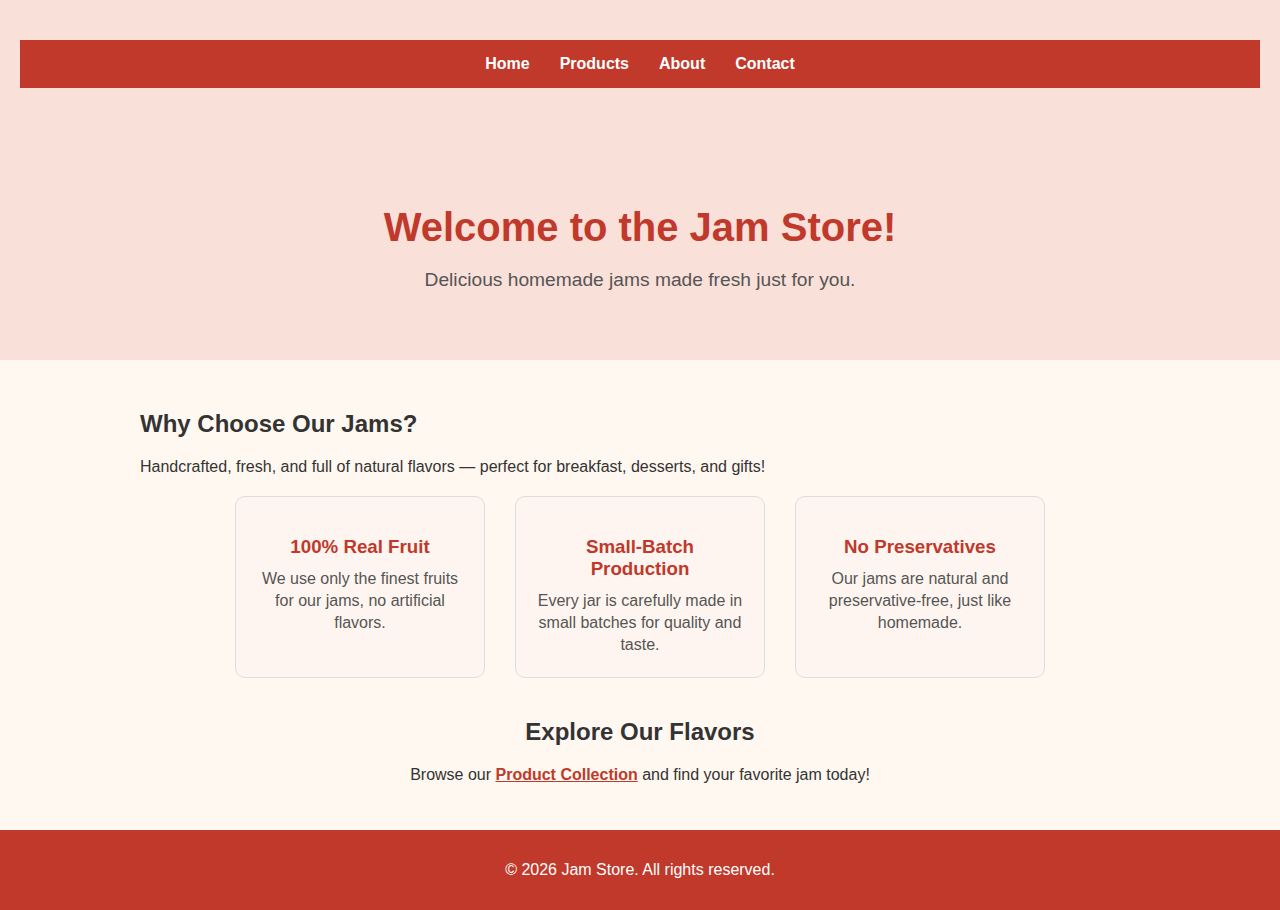
<file: index.html>
<!-- <!DOCTYPE html>
<html lang="en">
<head>
    <meta charset="UTF-8">
    <meta name="viewport" content="width=device-width, initial-scale=1.0">
    <title>Jam Store - Home</title>
    <link rel="stylesheet" href="css/style.css">
</head>
<body>
    <nav>
        <ul>
            <li><a href="index.html">Home</a></li>
            <li><a href="products.html">Products</a></li>
            <li><a href="about.html">About</a></li>
        </ul>
    </nav>

    <header>
        <h1>Welcome to the Jam Store!</h1>
        <p>Delicious jams made fresh just for you.</p>
    </header>

    <main>
        <section id="featured">
            <h2>Featured Jams</h2>
            <p>Check out our best-selling flavors!</p>
        </section>
    </main>

    <footer>
        <p>&copy; 2026 Jam Store. All rights reserved.</p>
    </footer>
</body>
</html> -->


<!DOCTYPE html>
<html lang="en">
<head>
    <meta charset="UTF-8">
    <meta name="viewport" content="width=device-width, initial-scale=1.0">
    <title>Jam Store - Home</title>
    <link rel="stylesheet" href="css/style.css">
</head>
<body>

<header>
    <nav>
        <ul>
            <li><a href="index.html">Home</a></li>
            <li><a href="products.html">Products</a></li>
            <li><a href="about.html">About</a></li>
            <li><a href="contact.html">Contact</a></li>
        </ul>
    </nav>
    
</header>

<!-- Hero Section -->
<header id="hero">
    <h1>Welcome to the Jam Store!</h1>
    <p>Delicious homemade jams made fresh just for you.</p>
</header>

<main>
    <!-- Featured Section -->
    <section id="featured-home">
        <h2>Why Choose Our Jams?</h2>
        <p>Handcrafted, fresh, and full of natural flavors — perfect for breakfast, desserts, and gifts!</p>

        <div class="features-grid">
            <div class="feature-card">
                <h3>100% Real Fruit</h3>
                <p>We use only the finest fruits for our jams, no artificial flavors.</p>
            </div>

            <div class="feature-card">
                <h3>Small-Batch Production</h3>
                <p>Every jar is carefully made in small batches for quality and taste.</p>
            </div>

            <div class="feature-card">
                <h3>No Preservatives</h3>
                <p>Our jams are natural and preservative-free, just like homemade.</p>
            </div>
        </div>
    </section>

    <!-- Call to Action -->
    <section id="cta" style="text-align:center; margin-top:40px;">
        <h2>Explore Our Flavors</h2>
        <p>Browse our <a href="products.html" style="color:#c0392b; font-weight:bold;">Product Collection</a> and find your favorite jam today!</p>
    </section>
</main>

<footer>
    <p>&copy; 2026 Jam Store. All rights reserved.</p>
</footer>

</body>
</html>
</file>
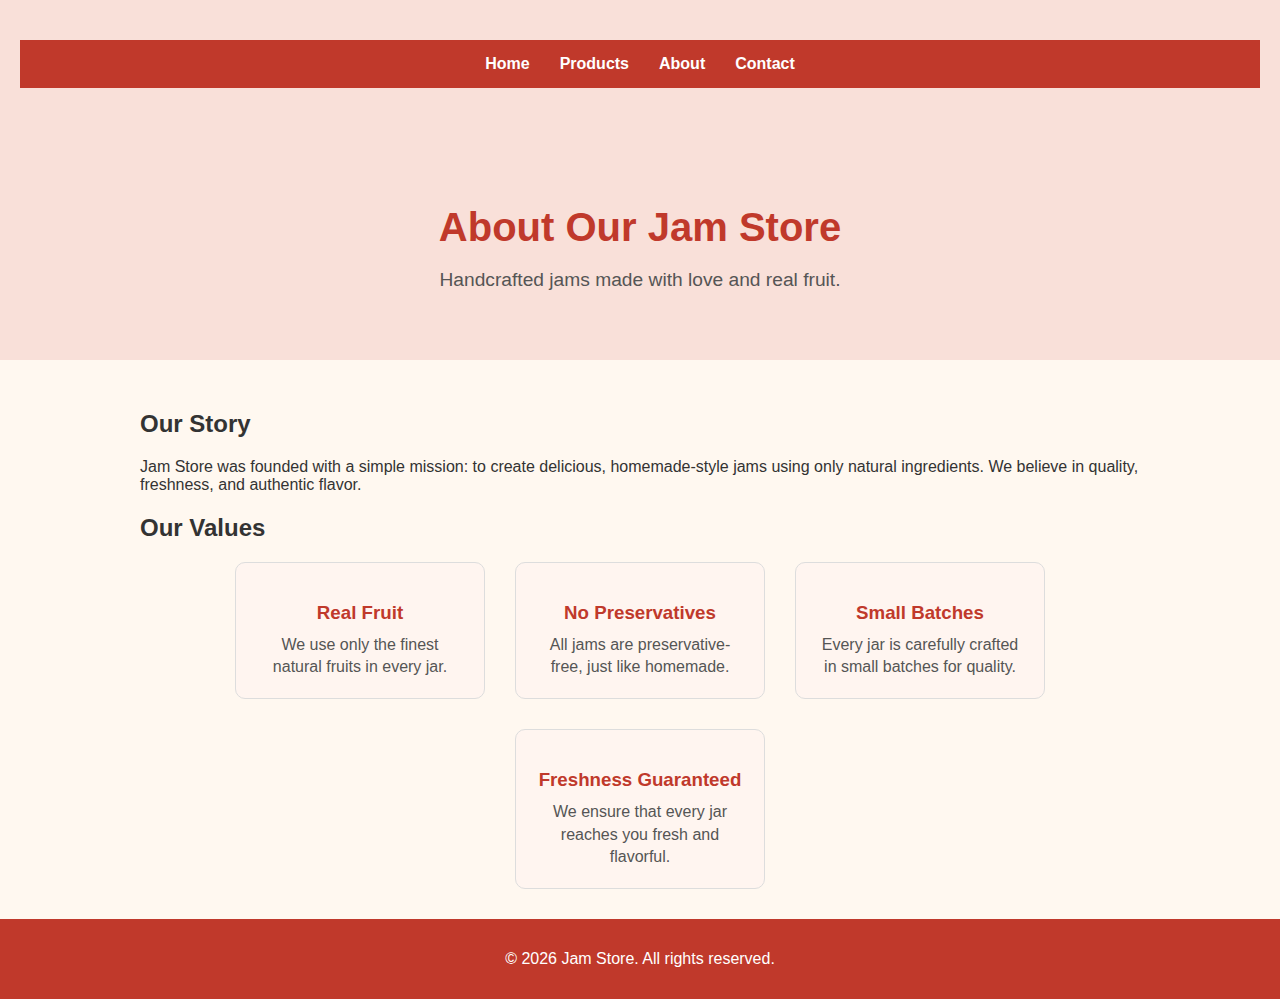
<file: about.html>
<!DOCTYPE html>
<html lang="en">
<head>
    <meta charset="UTF-8">
    <meta name="viewport" content="width=device-width, initial-scale=1.0">
    <title>Jam Store - About</title>
    <link rel="stylesheet" href="css/style.css">
</head>
<body>

<header>
    <nav>
        <ul>
            <li><a href="index.html">Home</a></li>
            <li><a href="products.html">Products</a></li>
            <li><a href="about.html">About</a></li>
            <li><a href="contact.html">Contact</a></li>
        </ul>
    </nav>
    
    </nav>
</header>

<header id="about-hero">
    <h1>About Our Jam Store</h1>
    <p>Handcrafted jams made with love and real fruit.</p>
</header>

<main>
    <!-- Our Story Section -->
    <section id="our-story">
        <h2>Our Story</h2>
        <p>
            Jam Store was founded with a simple mission: to create delicious, homemade-style jams
            using only natural ingredients. We believe in quality, freshness, and authentic flavor.
        </p>
    </section>

    <!-- Our Values Section -->
    <section id="our-values">
        <h2>Our Values</h2>

        <div class="features-grid">
            <div class="feature-card">
                <h3>Real Fruit</h3>
                <p>We use only the finest natural fruits in every jar.</p>
            </div>

            <div class="feature-card">
                <h3>No Preservatives</h3>
                <p>All jams are preservative-free, just like homemade.</p>
            </div>

            <div class="feature-card">
                <h3>Small Batches</h3>
                <p>Every jar is carefully crafted in small batches for quality.</p>
            </div>

            <div class="feature-card">
                <h3>Freshness Guaranteed</h3>
                <p>We ensure that every jar reaches you fresh and flavorful.</p>
            </div>
        </div>
    </section>
</main>

<footer>
    <p>&copy; 2026 Jam Store. All rights reserved.</p>
</footer>

</body>
</html>
</file>
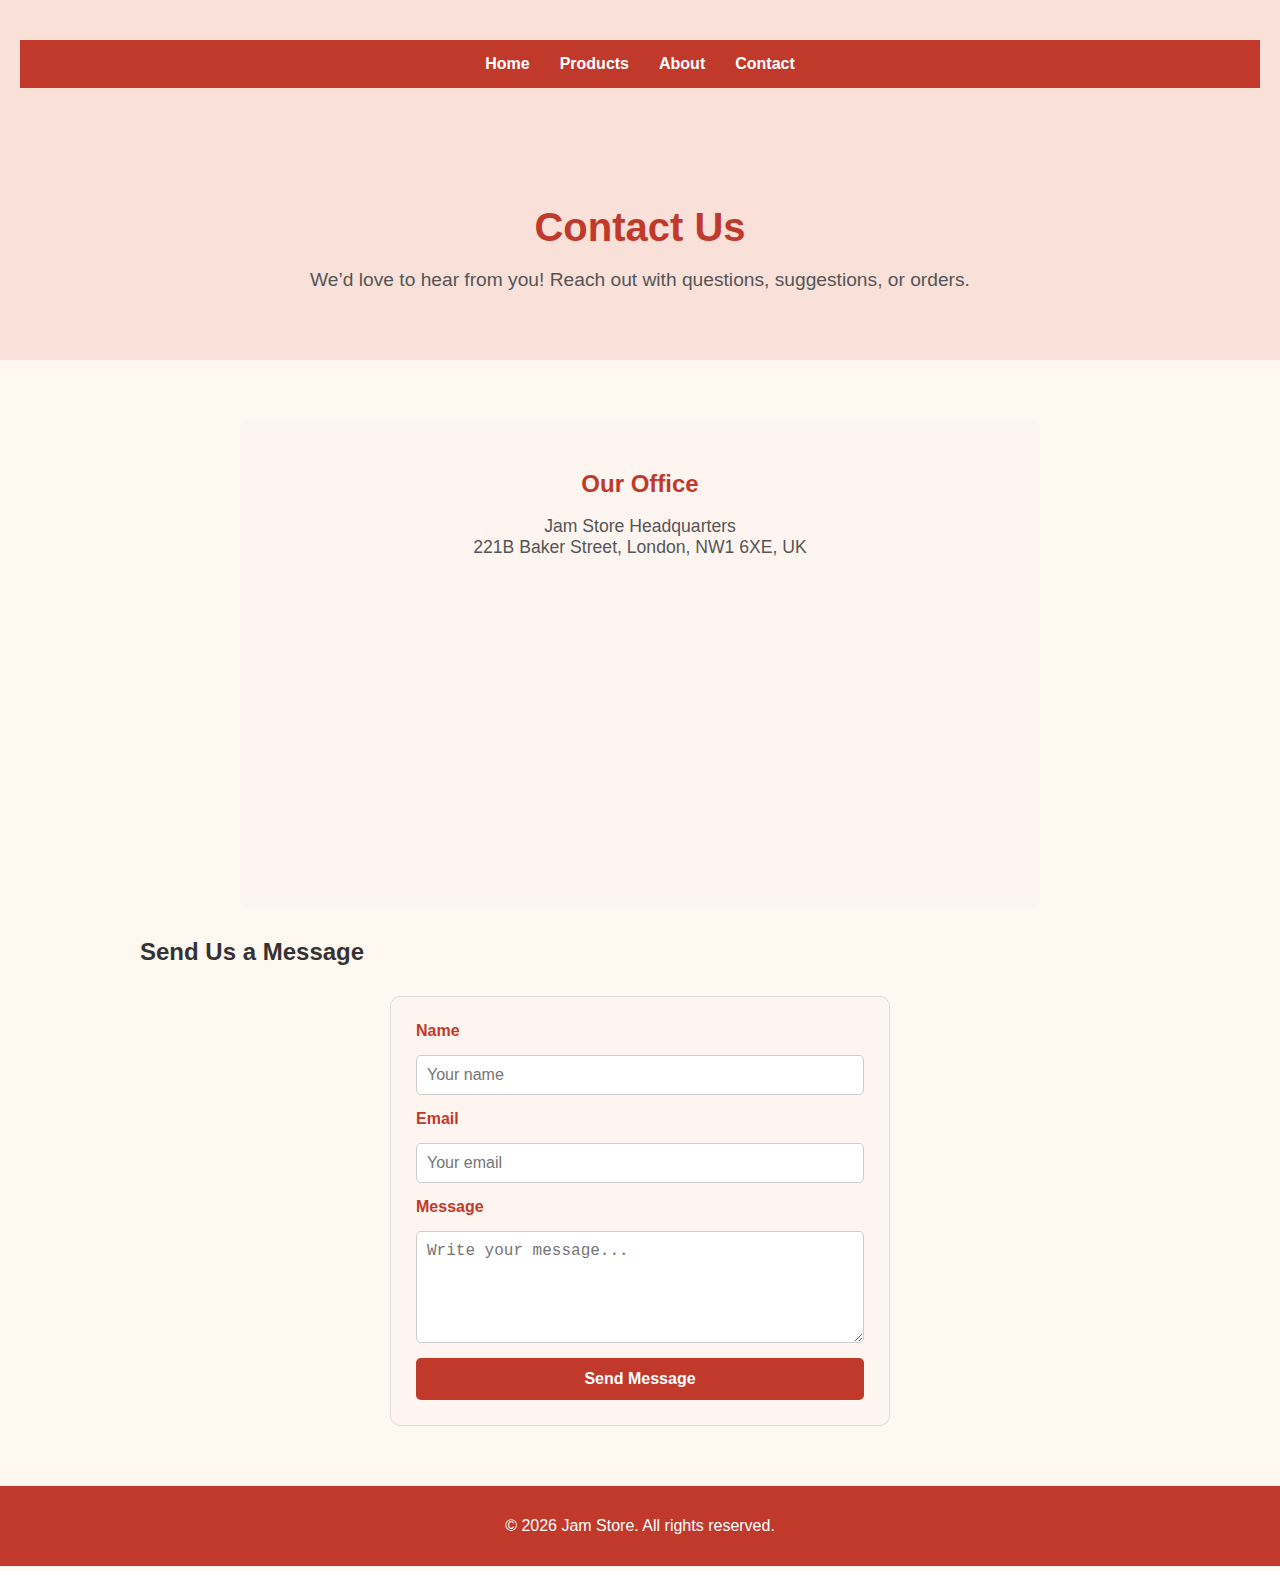
<file: contact.html>
<!DOCTYPE html>
<html lang="en">
<head>
    <meta charset="UTF-8">
    <meta name="viewport" content="width=device-width, initial-scale=1.0">
    <title>Jam Store - Contact Us</title>
    <link rel="stylesheet" href="css/style.css">
</head>
<body>

<header>
    <nav>
        <ul>
            <li><a href="index.html">Home</a></li>
            <li><a href="products.html">Products</a></li>
            <li><a href="about.html">About</a></li>
            <li><a href="contact.html" class="active">Contact</a></li>
        </ul>
    </nav>
</header>

<header id="contact-hero">
    <h1>Contact Us</h1>
    <p>We’d love to hear from you! Reach out with questions, suggestions, or orders.</p>
</header>

<main>
    <!-- Office Info and Map -->
    <!-- Office Info and Map -->
<section id="office-info">
    <h2>Our Office</h2>
    <p>
        Jam Store Headquarters<br>
        221B Baker Street, London, NW1 6XE, UK
    </p>

    <!-- Google Map Embed -->
    <div class="map-container">
        <iframe
            src="https://www.google.com/maps/embed?pb=!1m18!1m12!1m3!1d1984.123456!2d-0.158555!3d51.523767!2m3!1f0!2f0!3f0!3m2!1i1024!2i768!4f13.1!3m3!1m2!1s0x48761bcd1234567%3A0xabcdef1234567890!2s221B%20Baker%20Street%2C%20London%2C%20UK!5e0!3m2!1sen!2sus!4v1690000000000!5m2!1sen!2sus"
            width="100%"
            height="300"
            style="border:0;"
            allowfullscreen=""
            loading="lazy"
            referrerpolicy="no-referrer-when-downgrade">
        </iframe>
    </div>
</section>


    <!-- Contact Form -->
    <section id="contact-form-section">
        <h2>Send Us a Message</h2>
        <form class="contact-form">
            <label for="name">Name</label>
            <input type="text" id="name" name="name" placeholder="Your name" required>

            <label for="email">Email</label>
            <input type="email" id="email" name="email" placeholder="Your email" required>

            <label for="message">Message</label>
            <textarea id="message" name="message" rows="5" placeholder="Write your message..." required></textarea>

            <button type="submit">Send Message</button>
        </form>
    </section>
</main>

<footer>
    <p>&copy; 2026 Jam Store. All rights reserved.</p>
</footer>

</body>
</html>
</file>
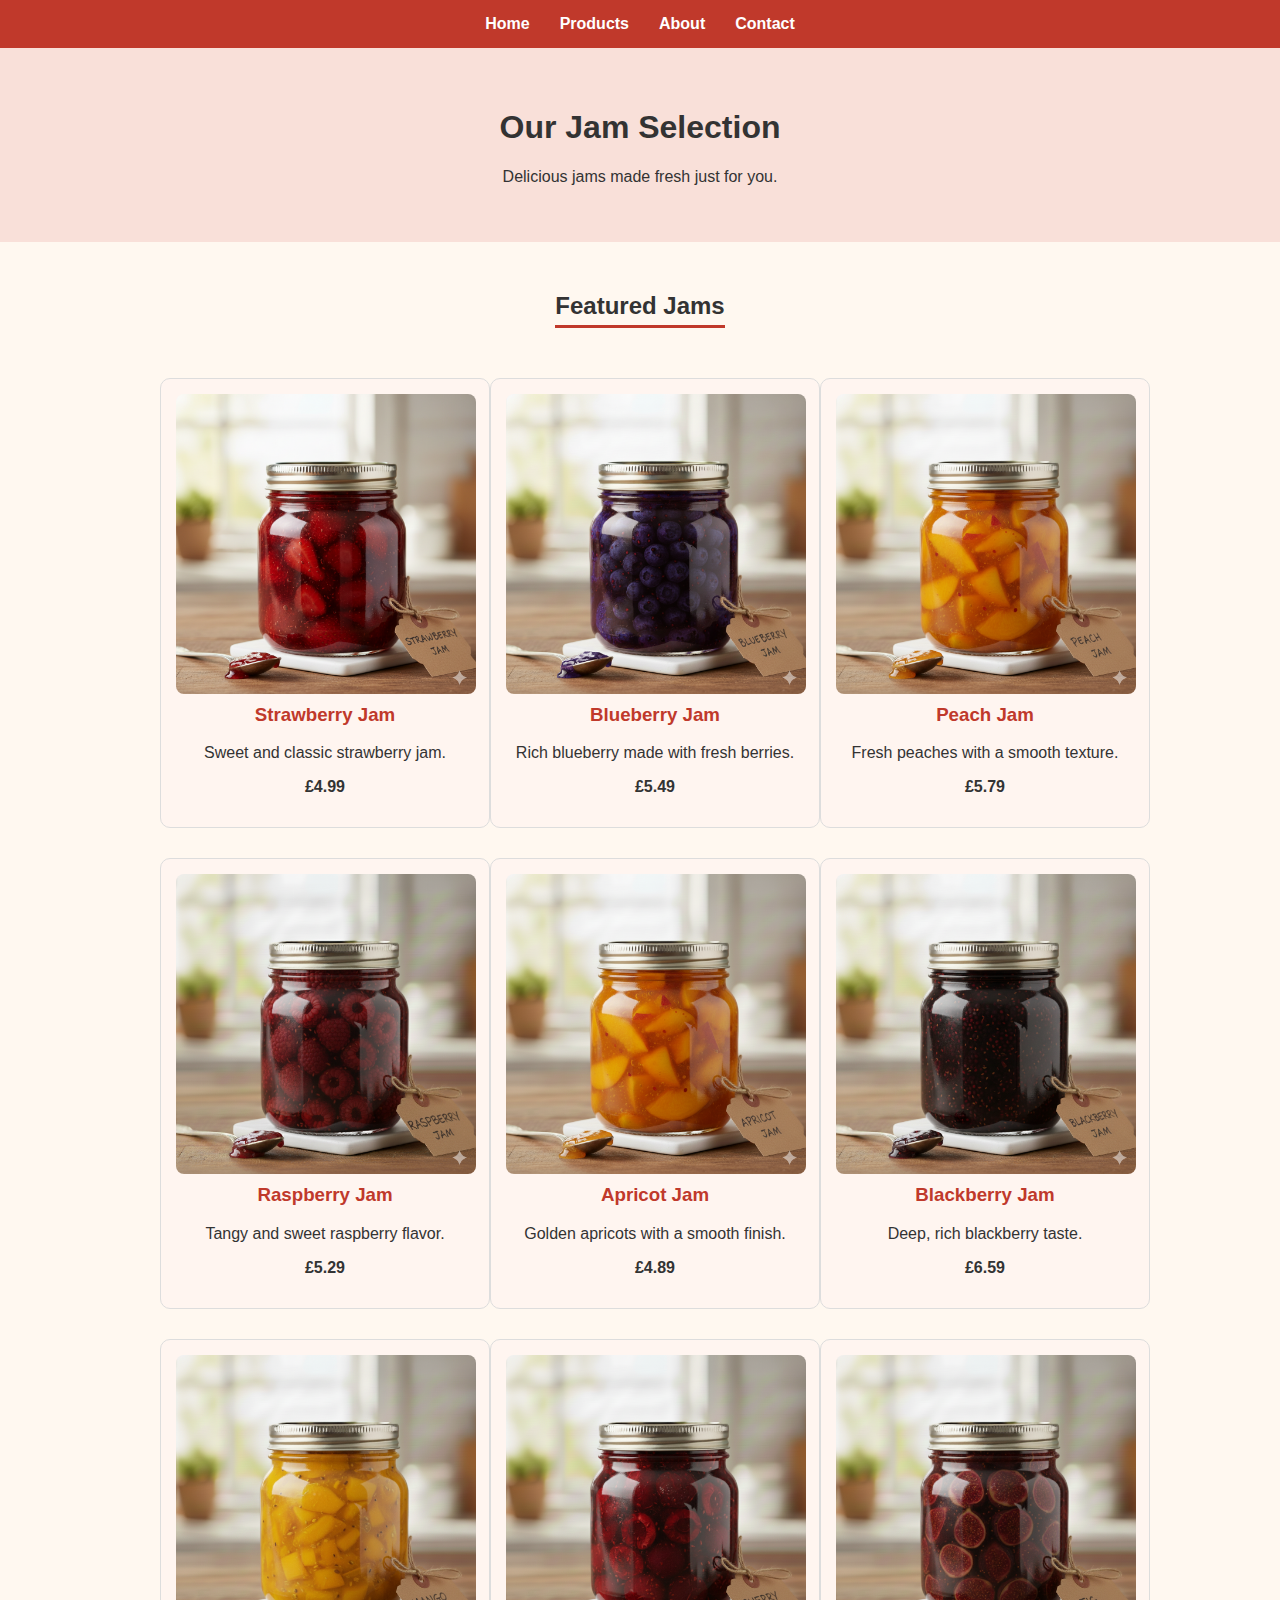
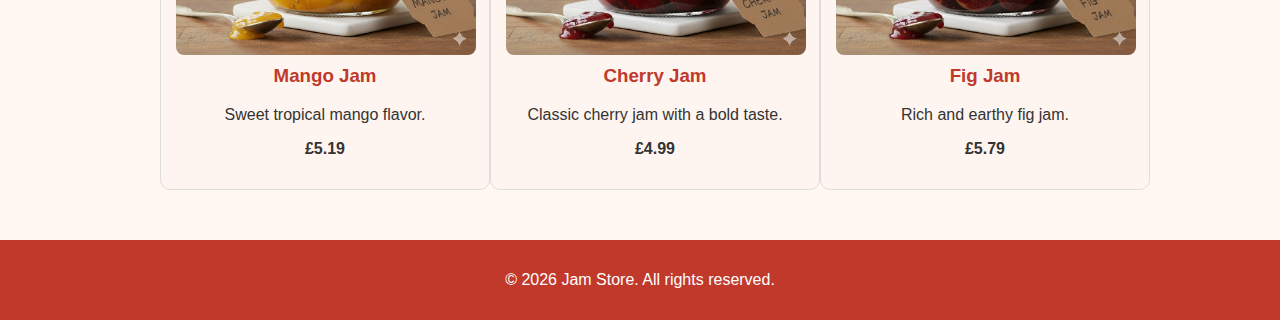
<file: products.html>
<!DOCTYPE html>
<html lang="en">
<head>
    <meta charset="UTF-8">
    <meta name="viewport" content="width=device-width, initial-scale=1.0">
    <title>Jam Store - Products</title>
    <link rel="stylesheet" href="css/style.css">
</head>
<body>
    <nav>
        <ul>
            <li><a href="index.html">Home</a></li>
            <li><a href="products.html">Products</a></li>
            <li><a href="about.html">About</a></li>
            <li><a href="contact.html">Contact</a></li>
        </ul>
    </nav>
    

    <header>
        <h1>Our Jam Selection</h1>
        <p>Delicious jams made fresh just for you.</p>
    </header>

    <main>
        <section id="featured">
            <h2>Featured Jams</h2>
            <div class="products-grid">
                <div class="product-card">
                    <img src="images/strawberry.jpg" alt="Strawberry Jam">
                    <h3>Strawberry Jam</h3>
                    <p>Sweet and classic strawberry jam.</p>
                    <p class="price">£4.99</p>
                </div>
    
                <div class="product-card">
                    <img src="images/blueberry.jpg" alt="Blueberry Jam">
                    <h3>Blueberry Jam</h3>
                    <p>Rich blueberry made with fresh berries.</p>
                    <p class="price">£5.49</p>
                </div>
    
                <div class="product-card">
                    <img src="images/peach.jpg" alt="Peach Jam">
                    <h3>Peach Jam</h3>
                    <p>Fresh peaches with a smooth texture.</p>
                    <p class="price">£5.79</p>
                </div>
    
                <div class="product-card">
                    <img src="images/raspberry.jpg" alt="Raspberry Jam">
                    <h3>Raspberry Jam</h3>
                    <p>Tangy and sweet raspberry flavor.</p>
                    <p class="price">£5.29</p>
                </div>
    
                <div class="product-card">
                    <img src="images/apricot.jpg" alt="Apricot Jam">
                    <h3>Apricot Jam</h3>
                    <p>Golden apricots with a smooth finish.</p>
                    <p class="price">£4.89</p>
                </div>
    
                <div class="product-card">
                    <img src="images/blackberry.jpg" alt="Blackberry Jam">
                    <h3>Blackberry Jam</h3>
                    <p>Deep, rich blackberry taste.</p>
                    <p class="price">£6.59</p>
                </div>
    
                <div class="product-card">
                    <img src="images/mango.jpg" alt="Blueberry Jam">
                    <h3>Mango Jam</h3>
                    <p>Sweet tropical mango flavor.</p>
                    <p class="price">£5.19</p>
                </div>
    
                <div class="product-card">
                    <img src="images/cherry.jpg" alt="Cherry Jam">
                    <h3>Cherry Jam</h3>
                    <p>Classic cherry jam with a bold taste.</p>
                    <p class="price">£4.99</p>
                </div>
    
                <div class="product-card">
                    <img src="images/fig.jpg" alt="Fig Jam">
                    <h3>Fig Jam</h3>
                    <p>Rich and earthy fig jam.</p>
                    <p class="price">£5.79</p>
                </div>
            </div>
        </section>
    </main>
    

    <footer>
        <p>&copy; 2026 Jam Store. All rights reserved.</p>
    </footer>
</body>
</html>
</file>
<file: css/style.css>
/* Basic reset */
body {
    margin: 0;
    font-family: Arial, Helvetica, sans-serif;
    background-color: #fff8f0;
    color: #333;
}

/* Navigation bar */
nav {
    background-color: #c0392b;
    padding: 15px;
}

nav ul {
    list-style: none;
    display: flex;
    justify-content: center;
    margin: 0;
    padding: 0;
}

nav li {
    margin: 0 15px;
}

nav a {
    color: white;
    text-decoration: none;
    font-weight: bold;
}

nav a:hover {
    text-decoration: underline;
}

/* Header section */
header {
    text-align: center;
    padding: 40px 20px;
    background-color: #f9e0d9;
}

/* Main content */
main {
    padding: 30px;
    max-width: 1000px; /* wider so 3 columns fit better */
    margin: auto;
}

/* Footer */
footer {
    text-align: center;
    padding: 15px;
    background-color: #c0392b;
    color: white;
}

/* Products section */

/* .products-grid {
    display: grid;
    grid-template-columns: repeat(3, 1fr);
    gap: 20px;
    margin-top: 30px;
} */
.products-grid {
    display: grid;
    grid-template-columns: repeat(3, 300px);
    gap: 30px; /* more breathing room */
    justify-content: center;
    margin-top: 30px;
}

.feature-card {
    width: 250px;          /* fixes the card width */
    padding: 20px;         /* ensures text stays inside */
    background-color: #fff5f0;
    border: 1px solid #ddd;
    border-radius: 10px;
    text-align: center;
    box-sizing: border-box; /* include padding in width */
}


/* .product-card img {
    width: 300px;
    height: 300px;
    object-fit: cover;
    border-radius: 8px;
    margin-bottom: 10px;
} */

.product-card img {
    width: 300px;
    height: 300px;
    object-fit: cover;
    border-radius: 8px;
    display: block;
    margin: 0 auto 10px auto;
}
.product-card {
    width: 330px; /* 300px image + padding */
    background-color: #fff5f0;
    border: 1px solid #ddd;
    border-radius: 10px;
    padding: 15px;
    text-align: center;
    box-sizing: border-box;
    transition: transform 0.25s ease, box-shadow 0.25s ease;
}

/* .product-card {
    background-color: #fff5f0;
    border: 1px solid #ddd;
    border-radius: 10px;
    padding: 15px;
    text-align: center;
    width: 100%;
    box-sizing: border-box;
    transition: transform 0.2s, box-shadow 0.2s;
} */

.product-card:hover {
    transform: translate(-4px, -8px); /* left + up for better lift effect */
    box-shadow: 8px 12px 20px rgba(0, 0, 0, 0.25);
}


/* .product-card:hover {
    transform: translateY(-5px);
    box-shadow: 0 5px 15px rgba(0,0,0,0.2);
} */

.product-card h3 {
    margin-top: 0;
    color: #c0392b;
}

.product-card .price {
    font-weight: bold;
    color: #333;
    margin-top: 10px;
}

/* Responsive */
@media (max-width: 900px) {
    .products-grid {
        grid-template-columns: repeat(2, 1fr);
    }
}

@media (max-width: 600px) {
    .products-grid {
        grid-template-columns: 1fr;
    }
}


#featured {
    text-align:center;
    margin-bottom: 20px;
}

/* #featured h2 {
    color: #c0392b;
    font-size: 2rem;
    margin-bottom: 10px;
} */

#featured h2 {
    border-bottom: 3px solid #c0392b;
    display: inline-block;
    padding-bottom: 5px;
}


/* About Hero Section */
#about-hero {
    text-align: center;
    background-color: #f9e0d9;
    padding: 50px 20px;
}

#about-hero h1 {
    color: #c0392b;
    font-size: 2.5rem;
    margin-bottom: 10px;
}

#about-hero p {
    font-size: 1.2rem;
    color: #555;
}

/* Features Grid for Values */
#our-values .features-grid {
    display: flex;
    justify-content: center;
    gap: 30px;
    flex-wrap: wrap;
    margin-top: 20px;
}


/* Hero Section */
#hero {
    text-align: center;
    background-color: #f9e0d9;
    padding: 50px 20px;
}

#hero h1 {
    color: #c0392b;
    font-size: 2.5rem;
    margin-bottom: 10px;
}

#hero p {
    font-size: 1.2rem;
    color: #555;
}

/* Features Grid (for Home page) */
#featured-home .features-grid {
    display: flex;
    justify-content: center;
    gap: 30px;
    flex-wrap: wrap;
    margin-top: 20px;
}

/* Feature cards */
.feature-card {
    width: 250px;
    background-color: #fff5f0;
    border: 1px solid #ddd;
    border-radius: 10px;
    padding: 20px;
    text-align: center;
    box-sizing: border-box;
    display: flex;
    flex-direction: column;
    justify-content: flex-start;
    transition: transform 0.25s ease, box-shadow 0.25s ease;
}

.feature-card h3 {
    color: #c0392b;
    margin-bottom: 10px;
}

.feature-card p {
    color: #555;
    font-size: 1rem;
    line-height: 1.4;
    margin: 0;
}

.feature-card:hover {
    transform: translateY(-5px);
    box-shadow: 5px 8px 15px rgba(0,0,0,0.2);
}


/* Contact Hero Section */
#contact-hero {
    text-align: center;
    background-color: #f9e0d9;
    padding: 50px 20px;
}

#contact-hero h1 {
    color: #c0392b;
    font-size: 2.5rem;
    margin-bottom: 10px;
}

#contact-hero p {
    font-size: 1.2rem;
    color: #555;
}

/* Contact Form */
.contact-form {
    max-width: 500px;
    margin: 30px auto;
    background-color: #fff5f0;
    padding: 25px;
    border-radius: 10px;
    border: 1px solid #ddd;
    display: flex;
    flex-direction: column;
    gap: 15px;
    box-sizing: border-box;
}

.contact-form label {
    font-weight: bold;
    color: #c0392b;
}

.contact-form input,
.contact-form textarea {
    padding: 10px;
    border-radius: 5px;
    border: 1px solid #ccc;
    font-size: 1rem;
    width: 100%;
    box-sizing: border-box;
}

.contact-form button {
    background-color: #c0392b;
    color: white;
    border: none;
    padding: 12px;
    font-size: 1rem;
    font-weight: bold;
    border-radius: 5px;
    cursor: pointer;
    transition: background-color 0.3s ease;
}

.contact-form button:hover {
    background-color: #e74c3c;
}

/* Office Info Section */
#office-info {
    text-align: center;
    background-color: #fff5f0;
    padding: 30px 20px;
    margin: 30px auto;
    border-radius: 10px;
    max-width: 800px;
    box-sizing: border-box;
}

#office-info h2 {
    color: #c0392b;
    margin-bottom: 10px;
}

#office-info p {
    font-size: 1.1rem;
    color: #555;
    margin-bottom: 20px;
}

/* Map Container */
.map-container {
    width: 100%;
    max-width: 800px;
    height: 300px;
    margin: 0 auto;
    border-radius: 10px;
    overflow: hidden;
}

/* Responsive */
@media (max-width: 600px) {
    .contact-form {
        width: 90%;
    }

    .map-container {
        height: 200px;
    }
}
</file>
